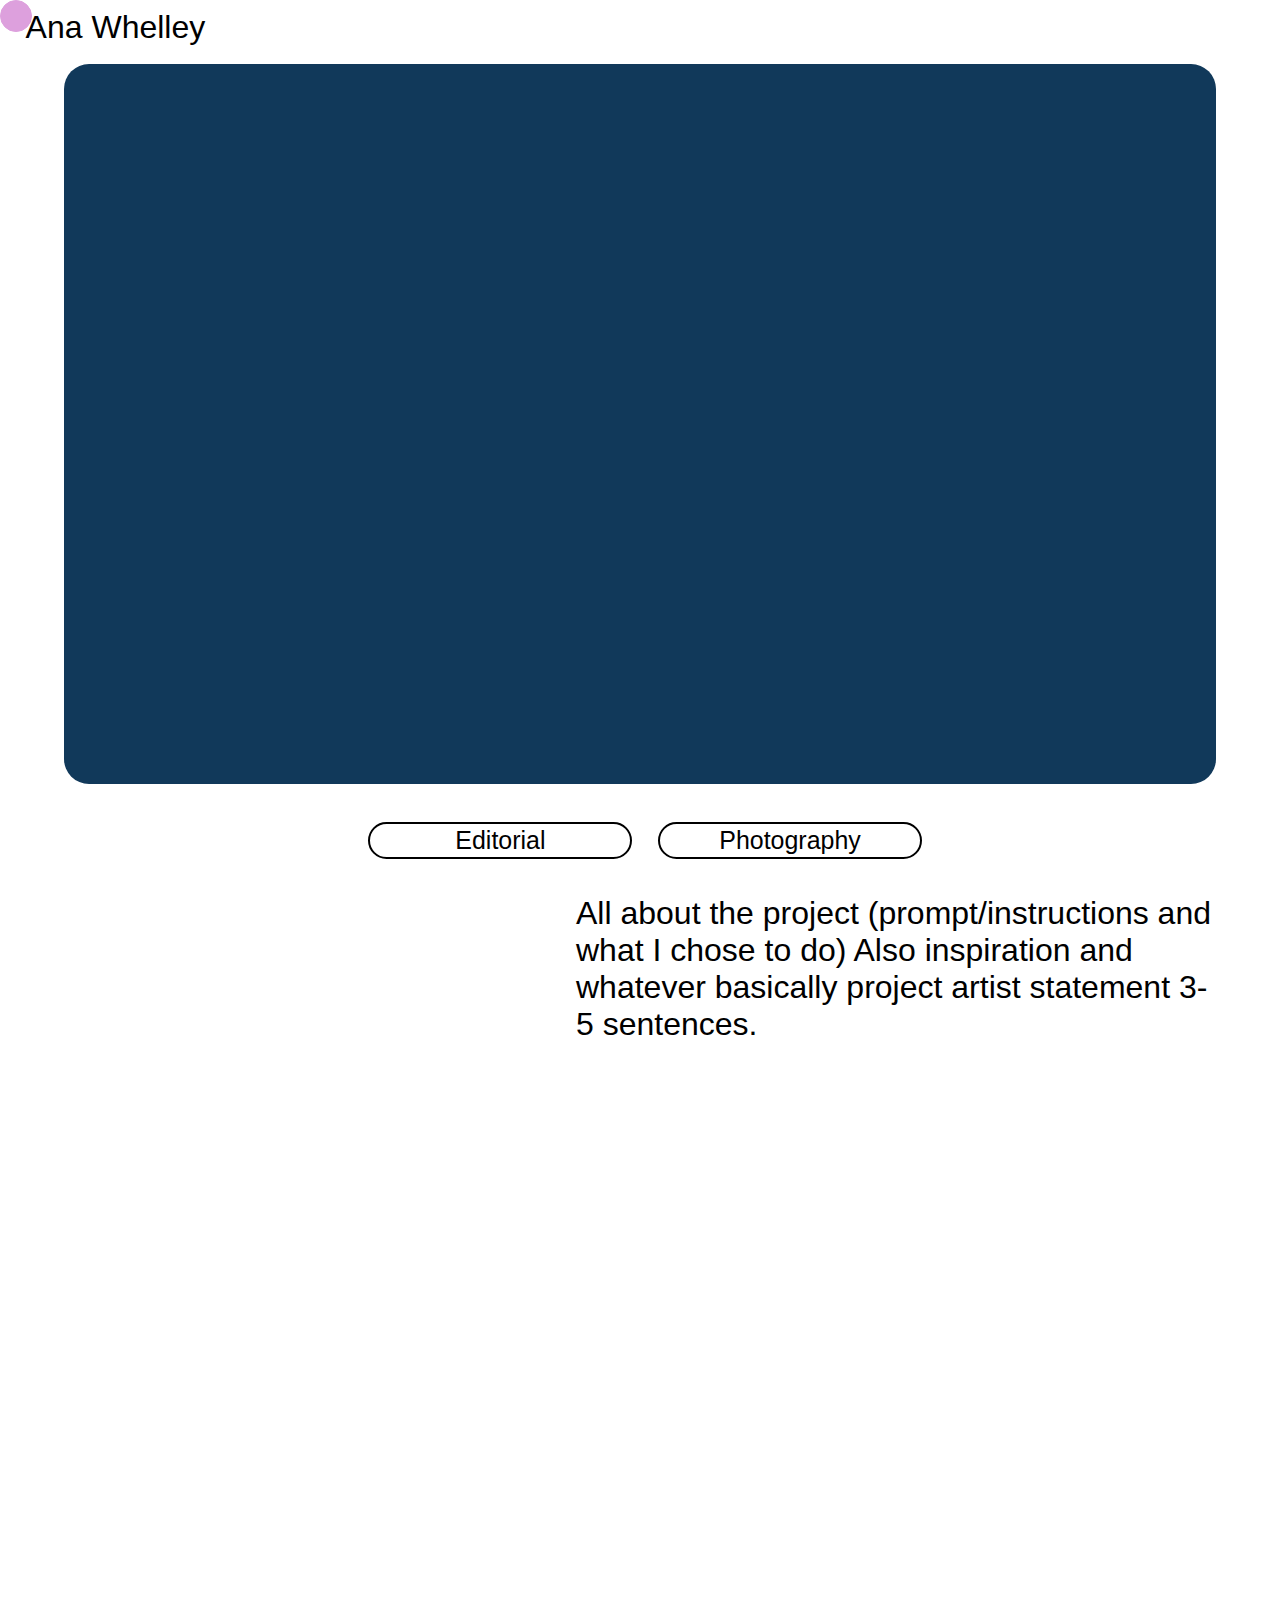
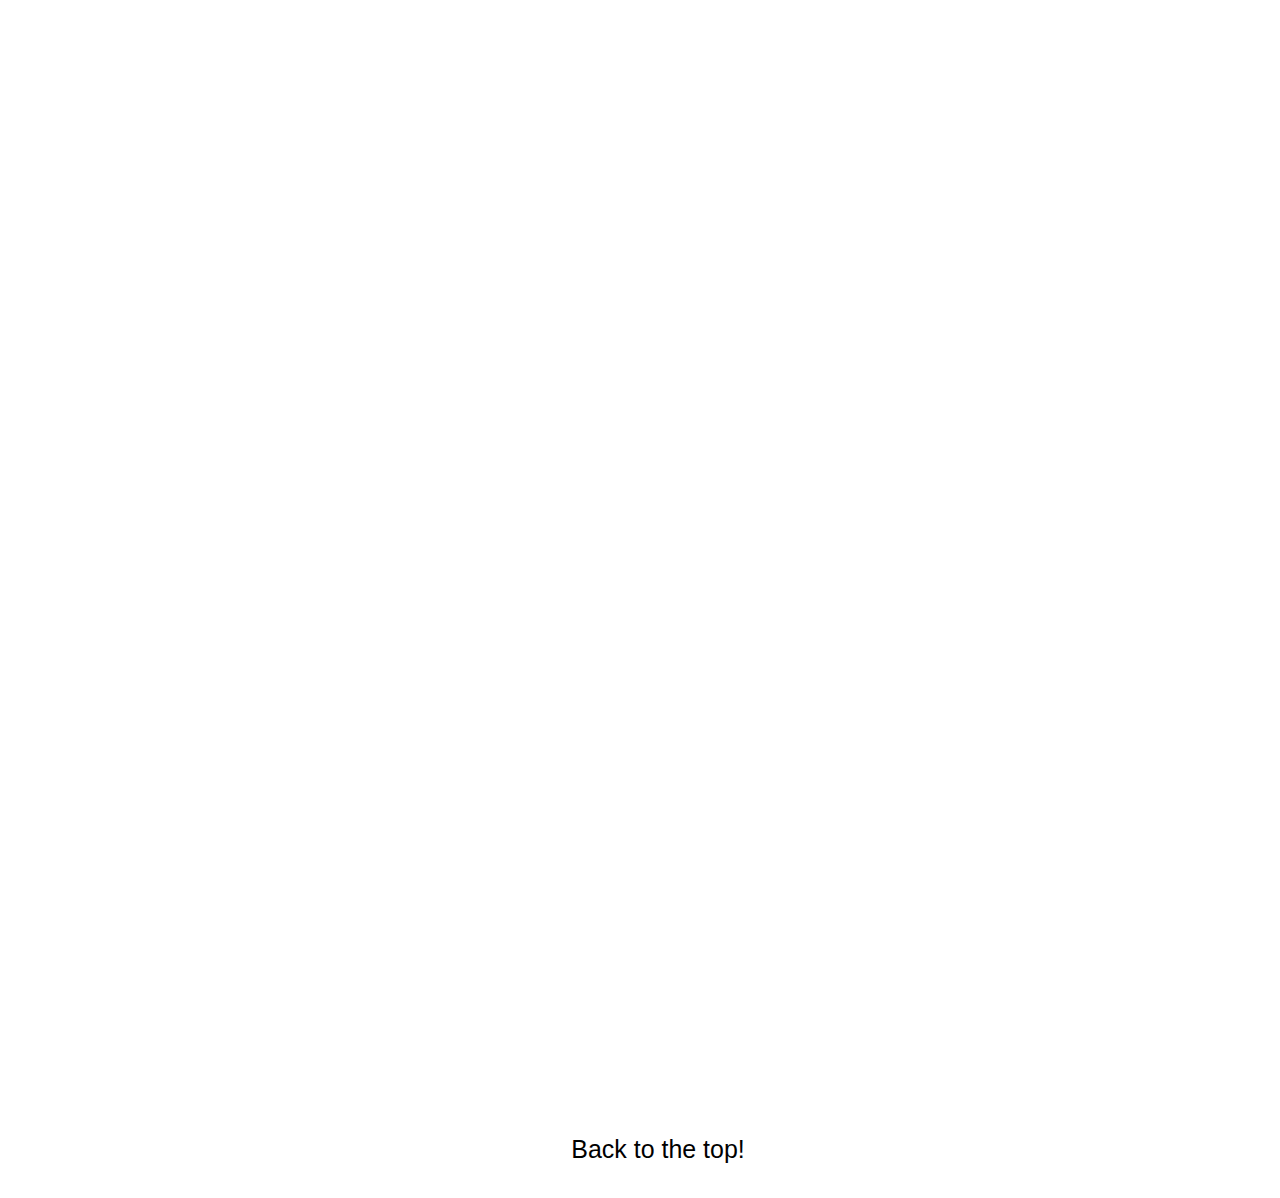
<file: bc.html>
<!DOCTYPE html>
<html lang="en">
<head>
    <meta http-equiv="x-ua-compatible" content="ie=edge">
    <meta charset="utf-8"> 
    <meta name="viewport" content="width=device-width, initial-scale=1">
    <title>Website</title>
    <link rel="stylesheet" href="main.css">
    <script src="https://code.jquery.com/jquery-3.7.1.js" integrity="sha256-eKhayi8LEQwp4NKxN+CfCh+3qOVUtJn3QNZ0TciWLP4=" crossorigin="anonymous"></script>
</head>
<body>
    <div id="circularcursor"></div>

    <div class="container">
        <div class="header">
            <a href="index.html">
                <h2 class="smallana"><span>A</span><span>n</span><span>a</span> <span>W</span><span>h</span><span>e</span><span>l</span><span>l</span><span>e</span><span>y</span></h2>
            </a>
        </div>
        
        <div class="main">
            <div class="bigimg" id="bc1"></div>
            <div class="hero-lower-small">
                <div class="about"><h3>Editorial</h3></div>
                <div class="about"><h3>Photography</h3></div>
            </div>
            <div class="abouttext">
                <div class="abouttext-inside">
                    <h2>All about the project (prompt/instructions and what I chose to do)
                        Also inspiration and whatever basically project artist statement 3-5 sentences. </h2>
                </div>      
            </div>
            <div class="fullimg" id="bcprint"></div>
            <div class="fullimg" id="bcweb"></div>
            <div class="footer">
                <a href="#bc1">
                    <h3>Back to the top!</h3>
                </a>
            </div>
        </div>
    </div>

<script src="script.js"></script>
</body>
</html>
</file>
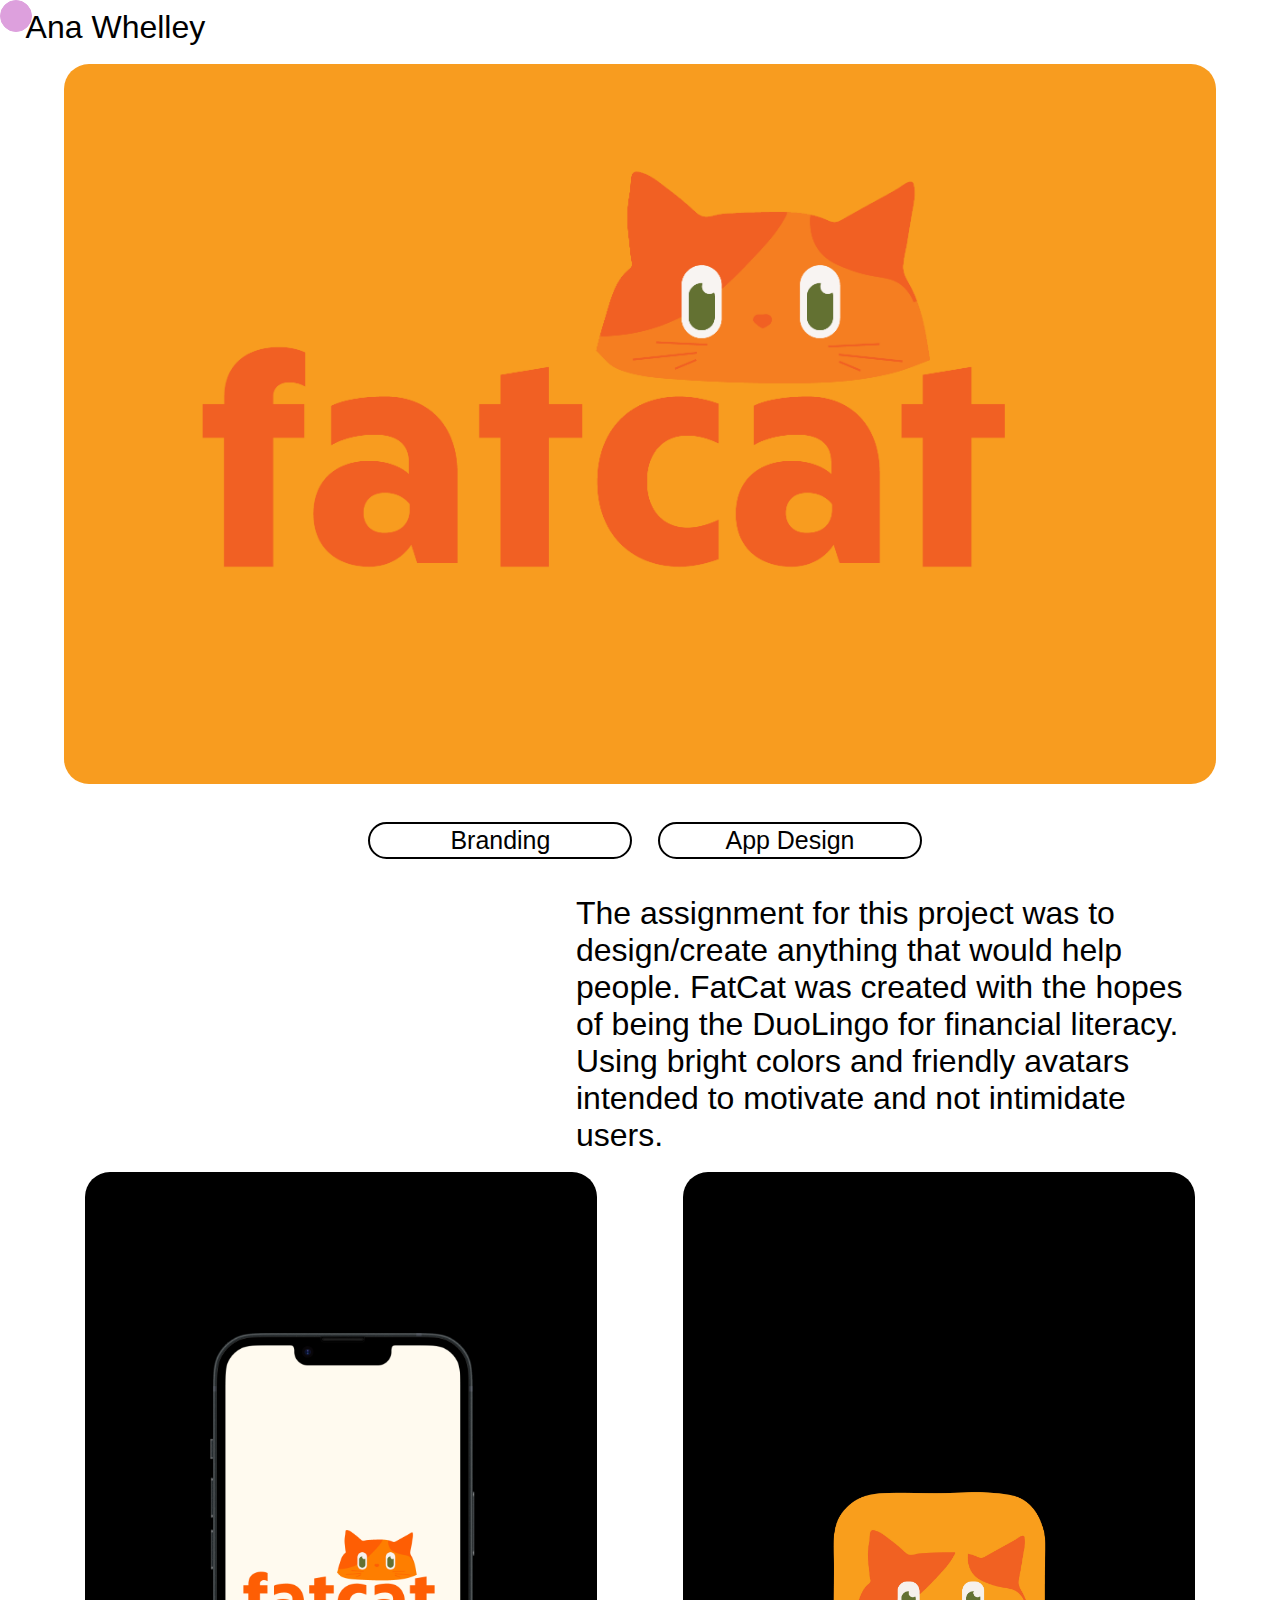
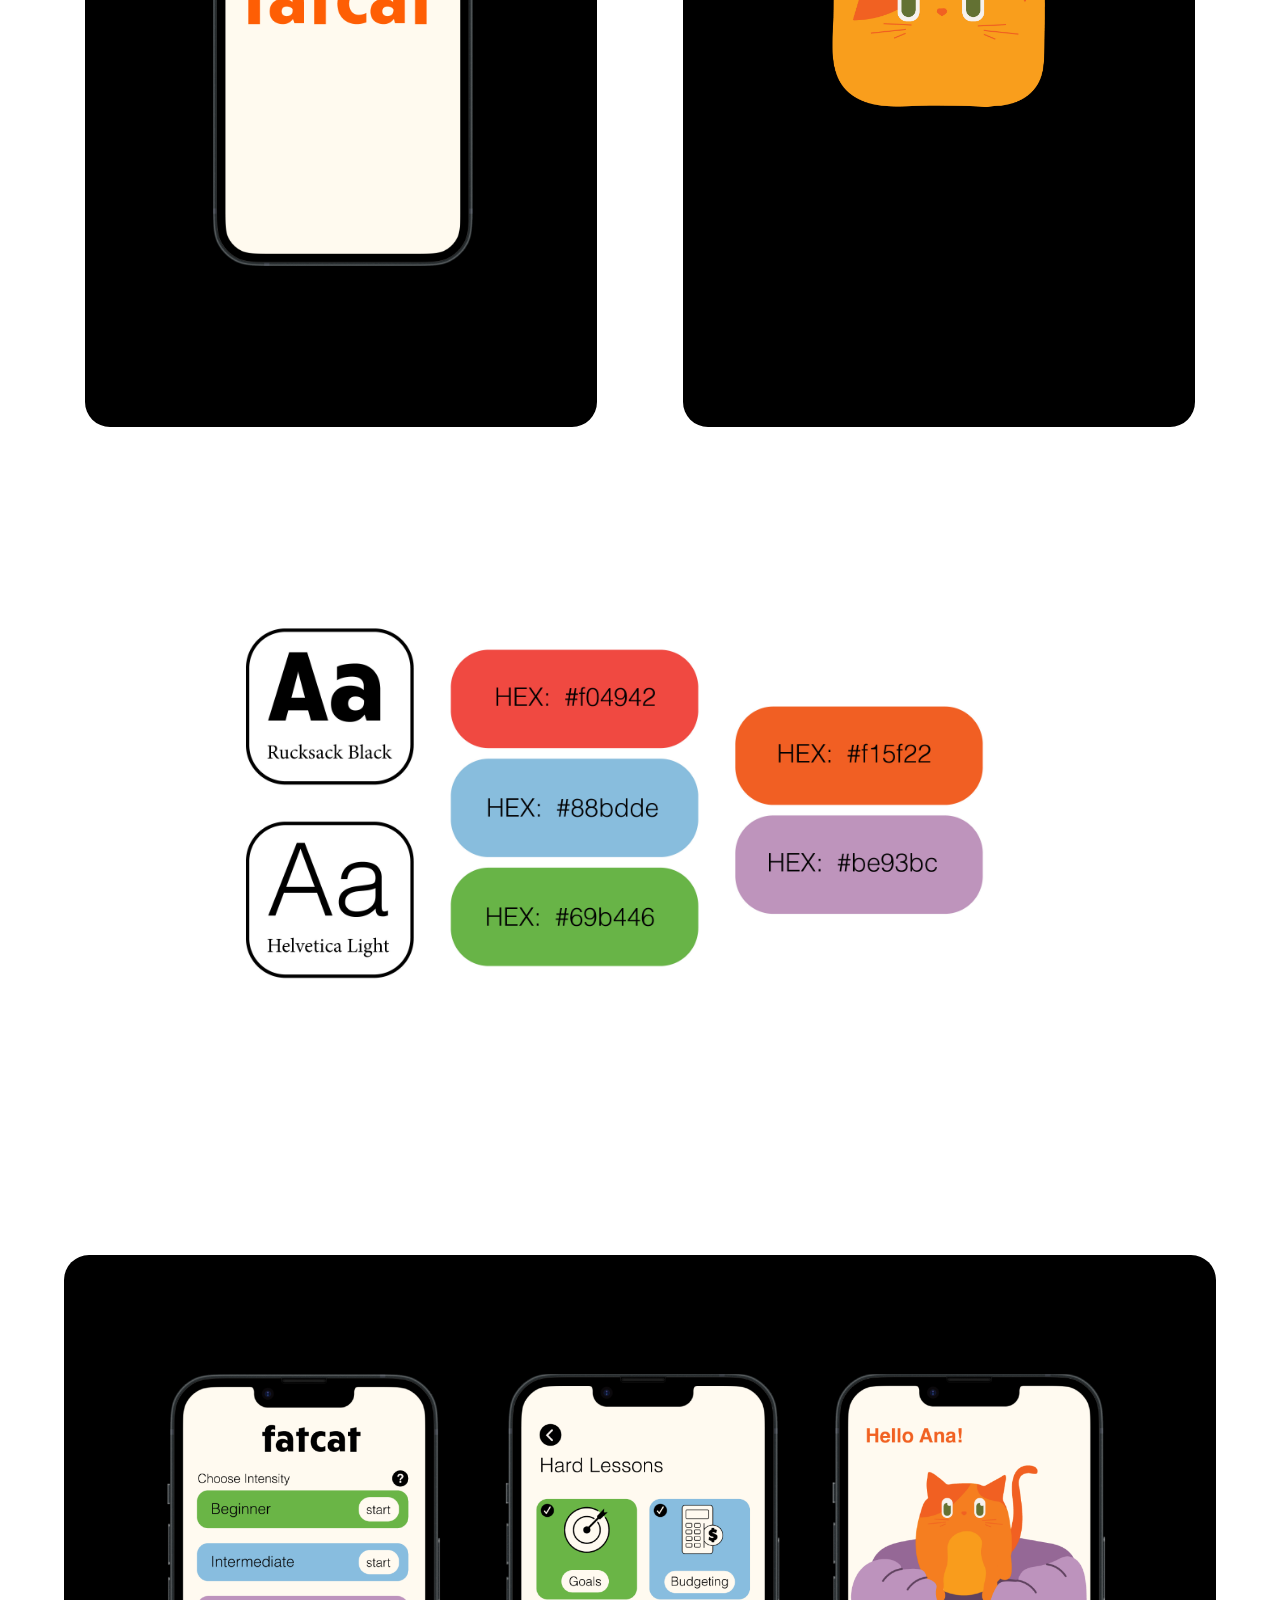
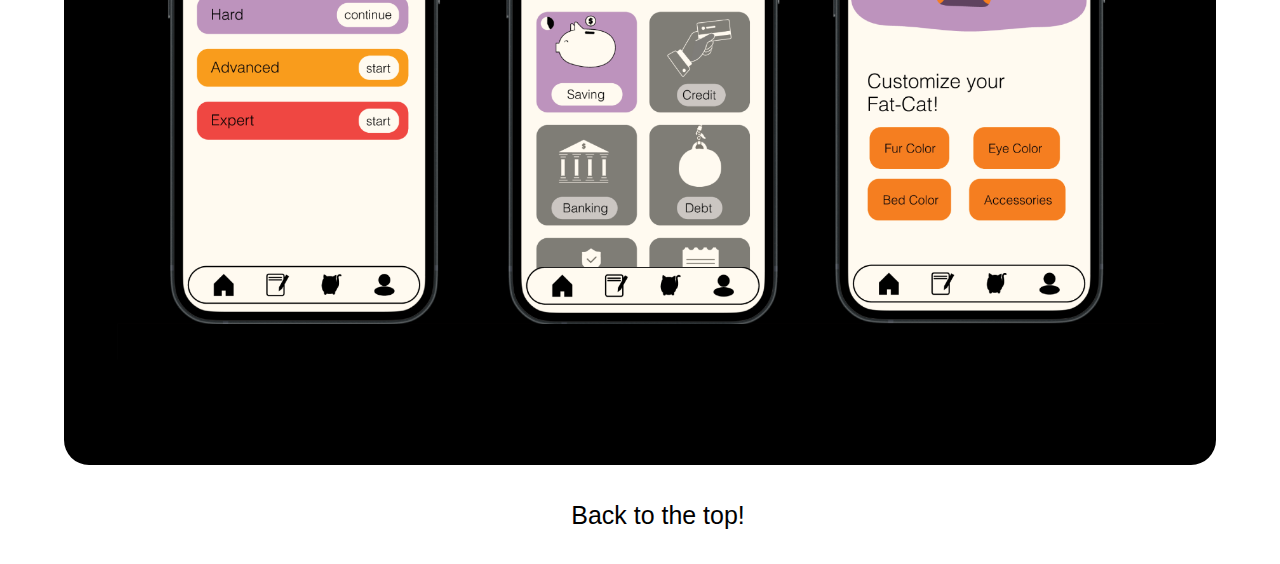
<file: fatcat.html>
<!DOCTYPE html>
<html lang="en">
<head>
    <meta http-equiv="x-ua-compatible" content="ie=edge">
    <meta charset="utf-8"> 
    <meta name="viewport" content="width=device-width, initial-scale=1">
    <title>Website</title>
    <link rel="stylesheet" href="main.css">
    <script src="https://code.jquery.com/jquery-3.7.1.js" integrity="sha256-eKhayi8LEQwp4NKxN+CfCh+3qOVUtJn3QNZ0TciWLP4=" crossorigin="anonymous"></script>
</head>
<body>
    <div id="circularcursor"></div>

    <div class="container">
        <div class="header">
            <a href="index.html">
                <h2 class="smallana"><span>A</span><span>n</span><span>a</span> <span>W</span><span>h</span><span>e</span><span>l</span><span>l</span><span>e</span><span>y</span></h2>
            </a>
        </div>
        
        <div class="main">
            <div class="bigimg" id="imgone"></div>
            <div class="hero-lower-small">
                <div class="about"><h3>Branding</h3></div>
                <div class="about"><h3>App Design</h3></div>
            </div>
            <div class="abouttext">
                <div class="abouttext-inside">
                    <h2>The assignment for this project was to design/create anything that would help people.
                        FatCat was created with the hopes of being the DuoLingo for financial literacy. Using bright colors
                        and friendly avatars intended to motivate and not intimidate users.</h2>
                </div>      
            </div>
            <div class="multiple">
                <div class="halfmobile" id="fatcat1"></div>
                <div class="halfmobile" id="fatcat2"></div>
            </div>
            <div class="fullimg" id="fatcat3"></div>
            <div class="fullimg" id="fatcat4"></div>
            <div class="footer">
                <a href="#imgone">
                    <h3>Back to the top!</h3>
                </a>
            </div>
        </div>
    </div>

<script src="script.js"></script>
</body>
</html>
</file>
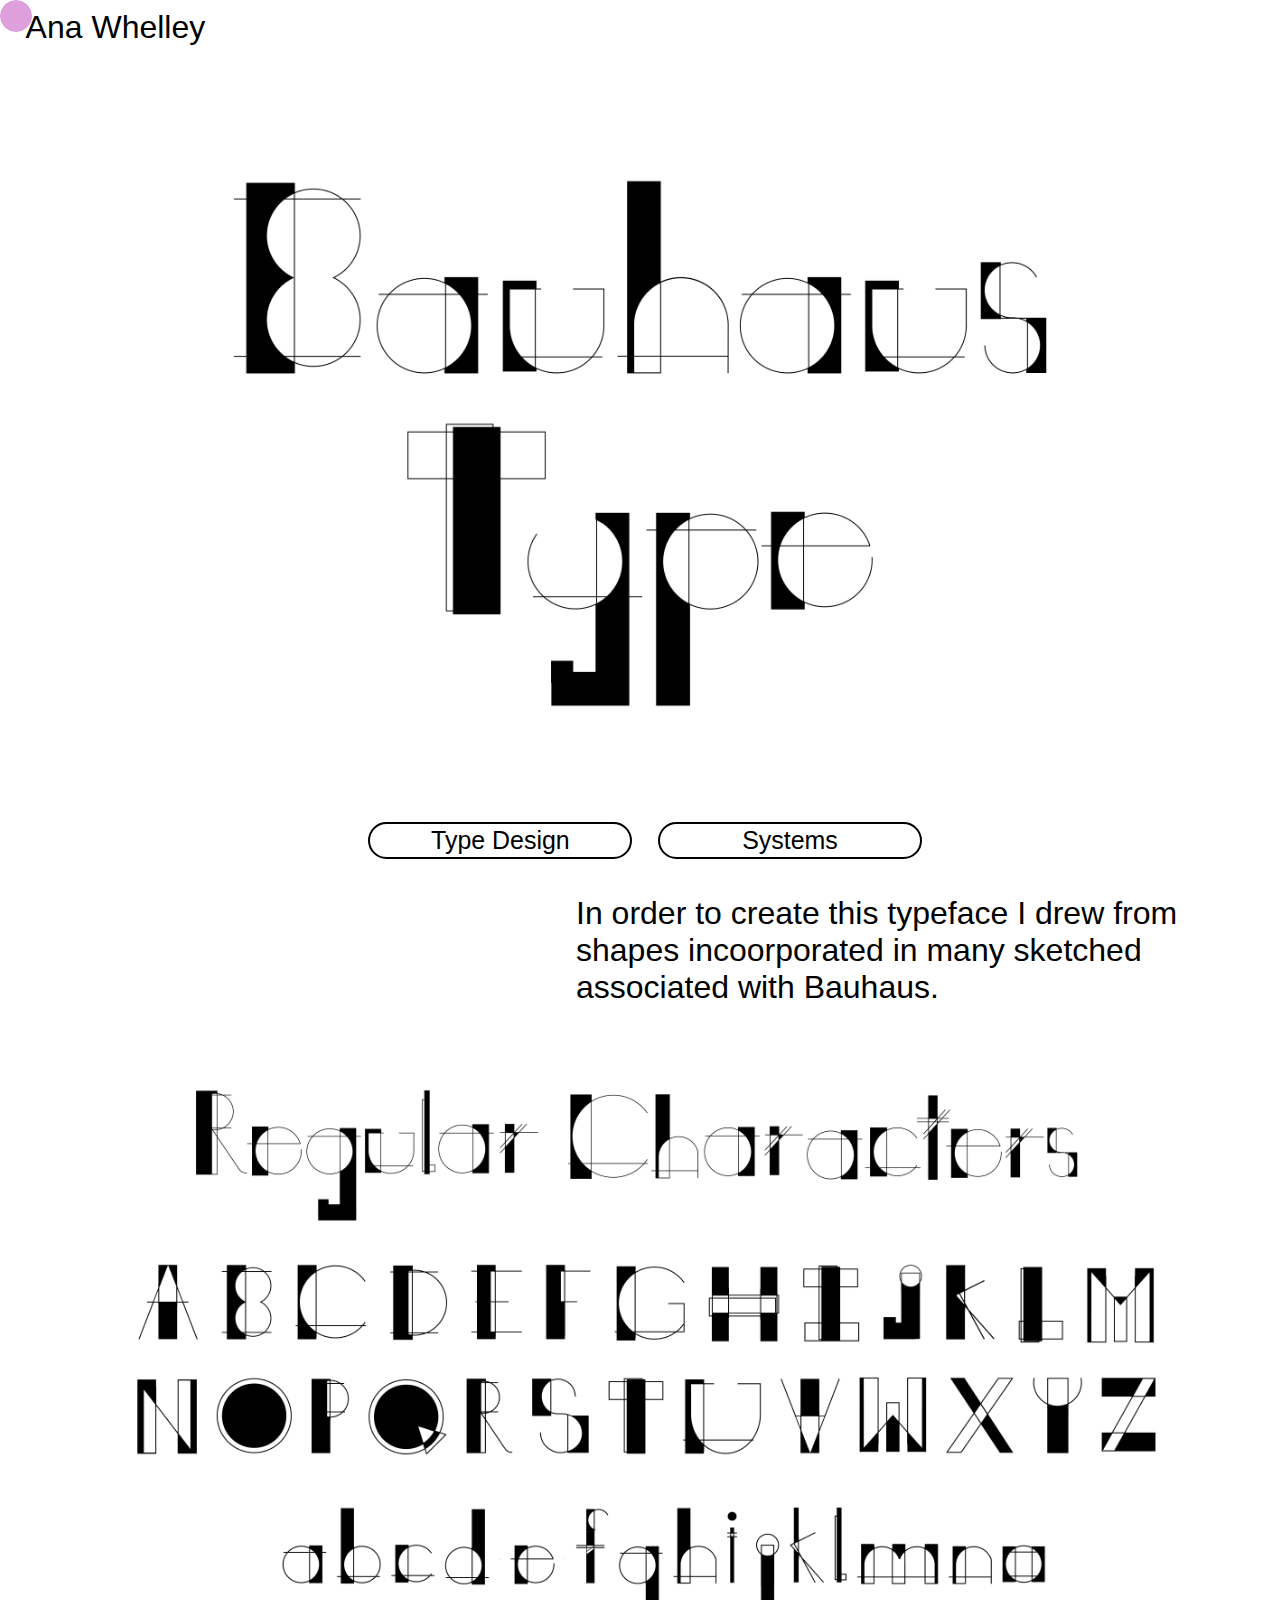
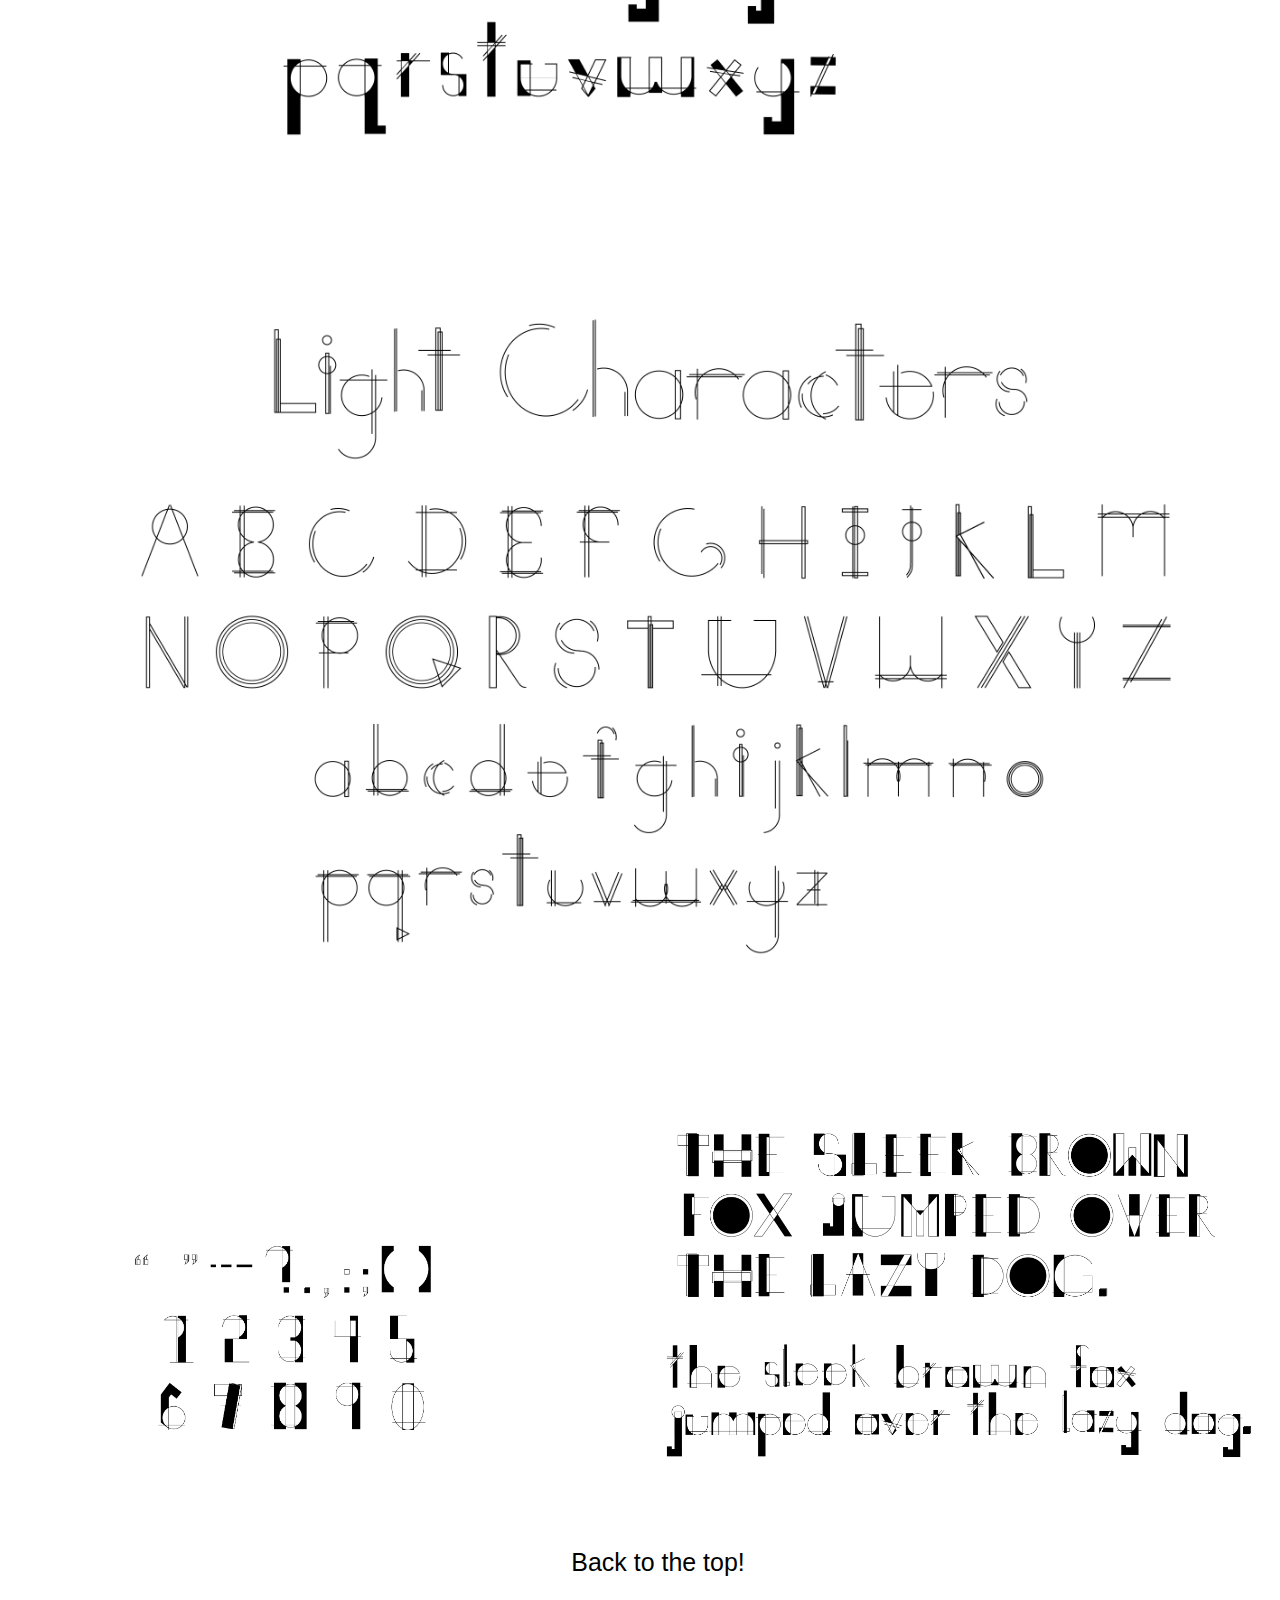
<file: typeface.html>
<!DOCTYPE html>
<html lang="en">
<head>
    <meta http-equiv="x-ua-compatible" content="ie=edge">
    <meta charset="utf-8"> 
    <meta name="viewport" content="width=device-width, initial-scale=1">
    <title>Website</title>
    <link rel="stylesheet" href="main.css">
    <script src="https://code.jquery.com/jquery-3.7.1.js" integrity="sha256-eKhayi8LEQwp4NKxN+CfCh+3qOVUtJn3QNZ0TciWLP4=" crossorigin="anonymous"></script>
</head>
<body>
    <div id="circularcursor"></div>

    <div class="container">
        <div class="header">
            <a href="index.html">
                <h2 class="smallana"><span>A</span><span>n</span><span>a</span> <span>W</span><span>h</span><span>e</span><span>l</span><span>l</span><span>e</span><span>y</span></h2>
            </a>
        </div>
        
        <div class="main">
            <div class="bigimg" id="imgeight"></div>
            <div class="hero-lower-small">
                <div class="about"><h3>Type Design</h3></div>
                <div class="about"><h3>Systems</h3></div>
            </div>
            <div class="abouttext">
                <div class="abouttext-inside">
                    <h2>In order to create this typeface I drew from shapes incoorporated in many sketched associated with Bauhaus. 
                    </h2>
                </div>      
            </div>
            <div class="fullimg" id="typeface1"></div>
            <div class="fullimg" id="typeface2"></div>
            <div class="multiple">
                <div class="halfweb" id="type3-1"></div>
                <div class="halfweb" id="type3-2"></div>
            </div>
            <div class="footer">
                <a href="#imgeight">
                    <h3>Back to the top!</h3>
                </a>
            </div>
        </div>
    </div>

<script src="script.js"></script>
</body>
</html>
</file>
<file: main.css>
/* type */
    h1 {
        font-family: Arial;
        font-weight: 400;
        font-size: 9vw;
    }
    h2 {
        font-family: Arial;
        font-weight: 400;
        font-size: 2.5vw;
    }
    h3 {
        font-family: Arial;
        font-weight: 400;
        font-size: 1.95vw;
    }
    a {
        text-decoration: none;
        color: black;
      }

/*heading rainbow*/
    .header span:nth-child(1):hover{
        color: #D7010D;
    }
    .header span:nth-child(2):hover{
        color: #D57C3A;
    }
    .header span:nth-child(3):hover{
        color: #E7C15C;
    }
    .header span:nth-child(4):hover{
        color: #62834C;
    }
    .header span:nth-child(5):hover{
        color: #788DAC;
    }
    .header span:nth-child(6):hover{
        color: #11395A;
    }
    .header span:nth-child(7):hover{
        color: #D7010D;
    }
    .header span:nth-child(8):hover{
        color: #D57C3A;
    }
    .header span:nth-child(9):hover{
        color: #E7C15C;
    }
    .header span:nth-child(10):hover{
        color: #62834C;
    }

/* mouse */
    #circularcursor {
        background-color: plum;
        border:1px solid plum;    
        height:30px;
        width:30px;
        border-radius:50%;
        -moz-border-radius:50%;
        -webkit-border-radius:50%;
        position: absolute;
        z-index: 1;
    }
  
/* laying out divs */
    * {
        margin: 0%;
        padding: 0%;
        cursor: none;
    }
    .container{
        display: flex;
        height: auto;
        width: 100vw;
        flex-direction: column;
    }
    .header {
        display: flex;
        width: 100vw;
        height: fit-content;
        margin-left: 2vw;
    }

/* laying out hero */
    .heroblock {
        width: 40vw;
        display: flex;
    }
    .hero {
        display: flex;
        width: 60vw;
        justify-content: flex-end;
        text-align: right;
        margin-right: 1vw;
        flex-wrap: wrap;
        margin-top: 2vw;
        margin-right: 3vw;
    }
    .hero-container {
        display: flex;
        width: 100vw;
        justify-content: flex-end;
        flex-wrap: wrap;
    }

    .hero-lower {
        display: flex;
        margin: 2vh;
        width: 100vw;
        height: auto;
        display: flex;
        justify-content: space-between;
        margin-top: 3vw;
    }
    .allwork {
        display: flex;
        width: 20vw;
        margin-left: 2vw;
    }
    .resume {
        display: flex;
        font-family: Arial;
        font-weight: 400;
        border: solid 2px black;
        width: 15vw;
        justify-content: center;
        align-items: center;
        margin-right: 2vw;
        padding: 2px;
        border-radius: 25px;
    }
    .resume:hover{
        background-color: black;
        color: white;
    }

/* laying out main stuff */
    .main {
        width: 100vw;
        display: flex;
        height: auto;
        flex-direction: column;

    }
    .content {
        width: 100vw;
        display: flex;
        padding: 1vw;
        border-bottom: 2px solid black;
        justify-content: space-between;
    }
    .project-img {
        width: 45vw;
        display: flex;
        height: 30vw;

        border-radius: 25px;
        margin-left: 3vw;
    }
    .project-text {
        display: flex;
        width: 35vw;
        align-items: flex-end;
        justify-content: center;
        flex-direction: column;
        margin-right: 10vw;
    }
    .title {
        display: flex;
        border: solid 2px black;
        border-radius: 25px;
        padding: .5vw;
        margin-bottom: 1.5vw;
    }
    .title:hover{
        background-color: black;
        color: white;
    }
    .description {
        text-align: right;
    }

/* divs imgs */
    #imgone {
        background-image: url(img/fatcat-logo.png);
        background-position: center;
        background-size: cover;
    }
    #imgtwo {
        background-image: url(img/nsfphome.gif);
        background-position: center;
        background-size: contain;
        background-repeat: no-repeat;
        background-color: black;
    }
    #imgthree {
        background-image: url(img/bc-home.png);
        background-position: center;
        background-size: cover;
    }
    #imgfour {
        background-image: url(img/designtimes.jpg);
        background-position: center;
        background-size: contain;
        background-repeat: no-repeat;
        background-color: black;
    }
    #imgfive {
        background-image: url(img/liveaid.png);
        background-position: center;
        background-size: cover;
    }
    #imgsix {
        background-image: url(img/tigtk.png);
        background-position: center;
        background-size: cover;
    }
    #imgseven {
        background-image: url(img/book.png);
        background-position: center;
        background-size: contain;
        background-repeat: no-repeat;
        background-color: black;
    }
    #imgeight {
        background-image: url(img/finaltypes.jpg);
        background-position: center;
        background-size: cover;
    }

/* media querie */
@media only screen and (max-width: 768px) {
    .resume {
        border: solid .5px black;
    }
    .title {
        border: solid .5px black;
    }
    .content {
        border-bottom: none;
        flex-direction: column;
        justify-content: center;
    }
    .title {
        margin-left: 0vw;
    }
    .project-text {
        display: none;
    }
    .project-img {
        width: 95vw;
        height: 50vw;
        background-color: #D57C3A;
        margin-bottom: 2vh;
        margin-left: 1.5vw;
    }
    h2,h3 {
        font-size: 18px;
    }
    .resume {
        width: 23vw;
    }
    .allwork {
        width: 23vw;
    }
    .hero-block {
        display: none;
    }
    .hero {
        width: 100vw;
        margin-right: 3vw;
    }
    .description {
        text-align: center;
    }
    #circularcursor {
        display: none;
    }
    .about {
        padding: 2vh;
        width: 20vw;
        border-radius: 0%;
    }
}






/*seperate pages*/
    .bigimg {
        margin-top: 2vh;
        display: flex;
        width: 90vw;
        height: 80vh;
        background-color: #11395A;
        border-radius: 25px;
        align-self: center;
    }
    .smallana{
        margin-top: 1vh;
    }
    .hero-lower-small {
        display: flex;
        margin: 2vh;
        width: 100vw;
        height: auto;
        display: flex;
        justify-content: center;
        margin-top: 3vw;
    }
    .about {
        display: flex;
        font-family: Arial;
        font-weight: 400;
        border: solid 2px black;
        width: 20vw;
        justify-content: center;
        align-items: center;
        margin-right: 2vw;
        padding: 2px;
        border-radius: 25px;
    }
    .abouttext {
        display: flex;
        width: 100vw;
        height: auto;
        justify-content: flex-end;
        margin-bottom: 2vh;
    }
    .abouttext-inside {
        width: 50vw;
        height: auto;
        margin-right: 5vw;
        margin-top: 2vh;
    }
    .multiple {
        display: flex;
        flex-direction: row;
        justify-content: space-evenly;
        width: 100vw;
        height: fit-content;
        align-items: center;
    }
    .halfmobile {
        width: 40vw;
        height: 95vh;
        border-radius: 25px;
    }
    .fullimg {
        width: 90vw;
        height: 90vh;
        display: flex;
        align-self: center;
        border-radius: 25px;
        margin-bottom: 2vh;
    }
    .footer {
        width: 100vw;
        height: 5vh;
        padding: 2vh;
        display: flex;
        justify-content: center;
        align-content: center;
    }
    .halfweb {
        display: flex;
        width: 50vw;
        height: 50vh;
    }

/*
    @media (max-width: 35rem) {
        #fatcat1 {
            background-position: center;
            background-size: contain;
            background-color: black;
            background-repeat: no-repeat;
        }
        #fatcat2 {
            background-position: center;
            background-size: contain;
            background-color: black;
            background-repeat: no-repeat;
        }
        #fatcat3 {
            background-position: center;
            background-size: contain;
            background-color: black;
            background-repeat: no-repeat;
        }
        #nsfp1 {
            background-position: center;
            background-size: contain;
            background-color: black;
            background-repeat: no-repeat;
        }
        #nsfp2 {
            background-position: center;
            background-size: contain;
            background-color: black;
            background-repeat: no-repeat;
        }
        #nsfp3 {
            background-position: center;
            background-size: contain;
            background-color: black;
            background-repeat: no-repeat;
        }
        #times2 {
            background-image: url(img/times/times2.jpg);
            background-position: center;
            background-size: contain;
            background-color: black;
            background-repeat: no-repeat;
        }
        #times3 {
            background-image: url(img/times/times3.jpg);
            background-position: center;
            background-size: contain;
            background-color: black;
            background-repeat: no-repeat;
        }
    }
fatcat*/

/*fatcat*/
    #fatcat1 {
        background-image: url(img/fatcat/factcat1.png);
        background-position: center;
        background-size: contain;
        background-repeat: no-repeat;
        background-color: black;
    }
    #fatcat2 {
        background-image: url(img/fatcat/fatcat-icon.jpg);
        background-position: center;
        background-size: contain;
        background-repeat: no-repeat;
        background-color: black;
    }
    #fatcat3 {
        background-image: url(img/fatcat/fatcat-type.jpg);
        background-position: center;
        background-size: contain;
        background-repeat: no-repeat;

    }
    #fatcat4 {
        background-image: url(img/fatcat/fatcat4.png);
        background-position: center;
        background-size: contain;
        background-repeat: no-repeat;
        background-color: black;
    }

/*nsfp*/
    #nsfp1 {
        background-image: url(img/nsfp/nsfp1.png);
        background-position: center;
        background-size: contain;
        background-repeat: no-repeat;
        background-color: black;
    }
    #nsfp2 {
        background-image: url(img/nsfp/nsfp2.gif);
        background-position: center;
        background-size: contain;
        background-repeat: no-repeat;
        background-color: black;
    }
    #nsfp3 {
        background-image: url(img/nsfp/nsfp3.png);
        background-position: center;
        background-size: contain;
        background-repeat: no-repeat;
        background-color: black;
    }

/*times*/
    #times1 {
        background-image: url(img/times/times1.jpg);
        background-position: center;
        background-size: contain;
        background-repeat: no-repeat;
        background-color: black;
    }
    #times2 {
        background-image: url(img/times/times2.jpg);
        background-position: center;
        background-size: cover;
    }
    #times3 {
        background-image: url(img/times/times3.jpg);
        background-position: center;
        background-size: cover;
    }

/*live aid*/
    #la1 {
        background-image: url(img/posters/poster1.jpg);
        background-position: center;
        background-size: contain;
        background-repeat: no-repeat;
        background-color: black;
    }
    #la2 {
        background-image: url(img/posters/poster2.jpg);
        background-position: center;
        background-size: contain;
        background-repeat: no-repeat;
        background-color: black;
    }
    #la3 {
        background-image: url(img/posters/poster3.jpg);
        background-position: center;
        background-size: contain;
        background-repeat: no-repeat;
        background-color: black;
    }

/*photo book*/
    #photo1 {
        background-image: url(img/photos/photo1.jpg);
        background-position: center;
        background-size: contain;
        background-repeat: no-repeat;
        background-color: black;
    }
    #photo2 {
        background-image: url(img/photos/photo2.png);
        background-position: center;
        background-size: contain;
        background-repeat: no-repeat;
        background-color: black;
    }
    #photo3 {
        background-image: url(img/photos/photo3.jpg);
        background-position: center;
        background-size: contain;
        background-repeat: no-repeat;
        background-color: black;
    }
    #photo4 {
        background-image: url(img/photos/photo4.jpg);
        background-position: center;
        background-size: contain;
        background-repeat: no-repeat;
        background-color: black;
    }

/*typeface*/
    #typeface1 {
        background-image: url(img/typeface/finaltypes3.jpg);
        background-position: center;
        background-size: contain;
        background-repeat: no-repeat;
    }
    #typeface2 {
        background-image: url(img/typeface/finaltypes2.jpg);
        background-position: center;
        background-size: contain;
        background-repeat: no-repeat;
    }
    #type3-1 {
        background-image: url(img/typeface/typenumbers.jpg);
        background-position: bottom;
        background-size: cover;
        background-repeat: no-repeat;
    }
    #type3-2 {
        background-image: url(img/typeface/typedisplay2.jpg);
        background-position: center;
        background-size: contain;
        background-repeat: no-repeat;
    }
</file>
